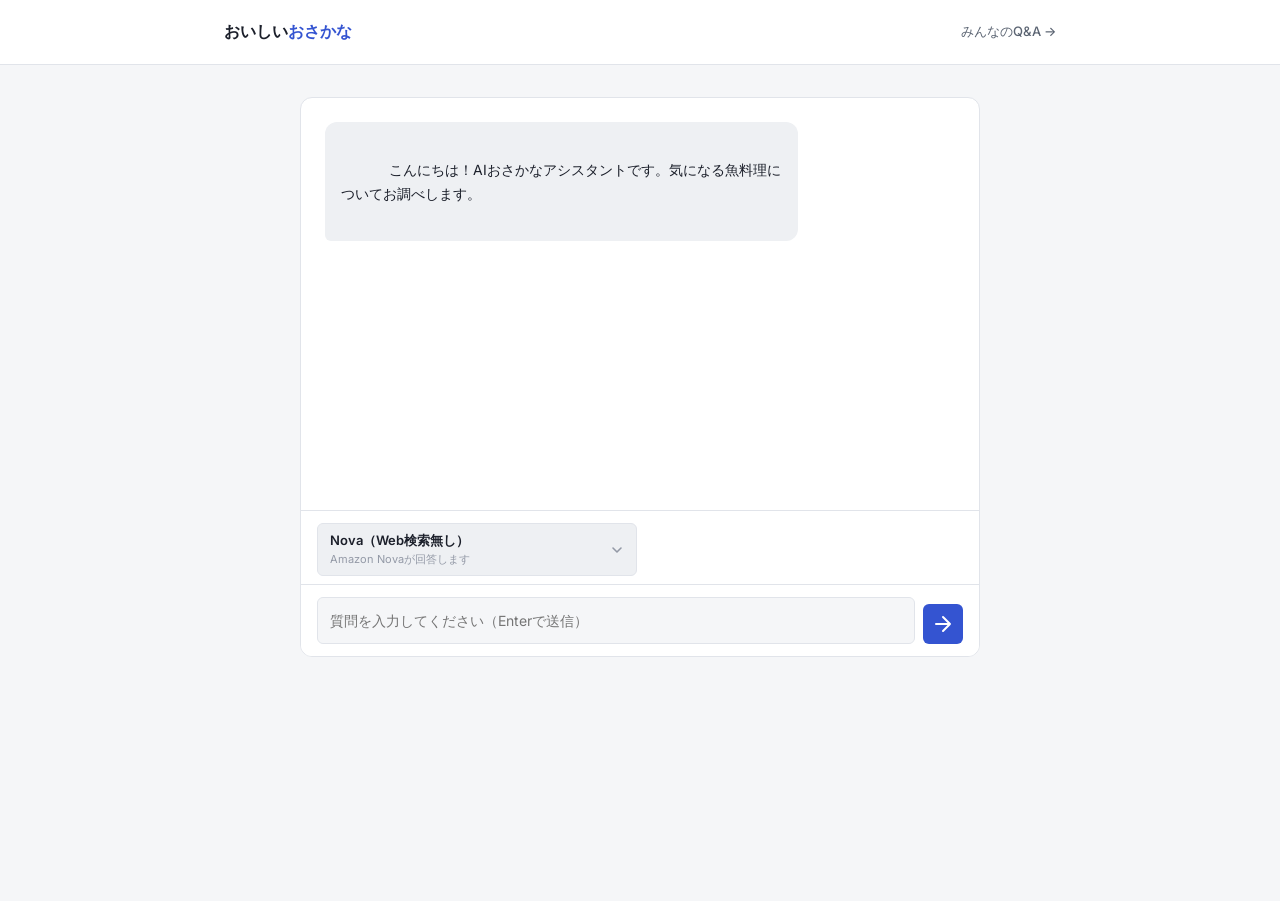
<file: index.html>
<!DOCTYPE html>
<html lang="ja">
<head>
  <meta charset="UTF-8" />
  <meta name="viewport" content="width=device-width, initial-scale=1.0" />
  <title>おいしいおさかな</title>
  <link rel="preconnect" href="https://fonts.googleapis.com" />
  <link rel="preconnect" href="https://fonts.gstatic.com" crossorigin />
  <link href="https://fonts.googleapis.com/css2?family=Space+Grotesk:wght@500;700&family=Inter:wght@400;500;600&family=IBM+Plex+Mono:wght@500&display=swap" rel="stylesheet" />
  <link rel="stylesheet" href="style.css" />
</head>
<body>
  <header class="topbar">
    <div class="page-shell topbar-inner">
      <a class="wordmark" href="index.html">おいしい<span>おさかな</span></a>
      <a class="topbar-link" href="board.html">みんなのQ&amp;A →</a>
    </div>
  </header>

  <main class="chat-shell">
    <div class="chat-card card">

      <!-- メッセージ一覧 -->
      <div class="message-list" id="message-list">
        <div class="bubble-wrap ai">
          <div class="bubble">
            こんにちは！AIおさかなアシスタントです。気になる魚料理についてお調べします。
          </div>
        </div>
      </div>

      <!-- AIが回答した後に表示するアクションボタン -->
      <div class="action-area" id="action-area" hidden>
        <p class="action-label">最後の質問と回答を掲示板で共有しますか？</p>
        <div class="action-buttons">
          <button class="btn btn-ghost" id="btn-resolved">やめておく</button>
          <button class="btn btn-primary" id="btn-share">共有する</button>
        </div>
      </div>

      <!-- POSTするためのフォーム -->
      <div class="share-panel" id="share-panel" hidden>
        <p class="action-label">掲示板に登録する情報を入力してください。</p>
        <form id="share-form" novalidate>
          <div class="share-fields">
            <div class="field">
              <label for="name">お名前</label>
              <input type="text" id="name" required />
            </div>
            <div class="field">
              <label for="email">メールアドレス</label>
              <input type="email" id="email" required />
            </div>
          </div>
          <p class="share-error" hidden>送信に失敗しました。時間をおいて再度お試しください。</p>
          <button type="submit" class="btn btn-primary">送信する</button>
        </form>
      </div>

      <!-- エンジンセレクター -->
      <div class="engine-selector-area">
        <div class="engine-dropdown" id="engine-dropdown">
          <button type="button" class="engine-dropdown-trigger" id="engine-dropdown-trigger" aria-haspopup="listbox" aria-expanded="false">
            <span class="engine-dropdown-current">
              <span class="engine-dropdown-label" id="engine-dropdown-label"></span>
              <span class="engine-dropdown-desc" id="engine-desc"></span>
            </span>
            <svg class="engine-dropdown-chevron" width="14" height="14" viewBox="0 0 14 14" fill="none">
              <path d="M3 5l4 4 4-4" stroke="currentColor" stroke-width="1.6" stroke-linecap="round" stroke-linejoin="round"/>
            </svg>
          </button>
          <ul class="engine-dropdown-list" id="engine-selector" role="listbox" hidden></ul>
        </div>
      </div>

      <!-- 入力エリア -->
      <div class="chat-input-area">
        <textarea id="chat-input" placeholder="質問を入力してください（Enterで送信）" rows="1"></textarea>
        <button class="btn btn-send" id="send-btn" aria-label="送信">
          <svg width="18" height="18" viewBox="0 0 18 18" fill="none">
            <path d="M2 9h14M9 2l7 7-7 7" stroke="currentColor" stroke-width="2" stroke-linecap="round" stroke-linejoin="round"/>
          </svg>
        </button>
      </div>

    </div>
  </main>

  <script src="engine-options.js"></script>
  <script src="chat-options.js"></script>
</body>
</html>
</file>
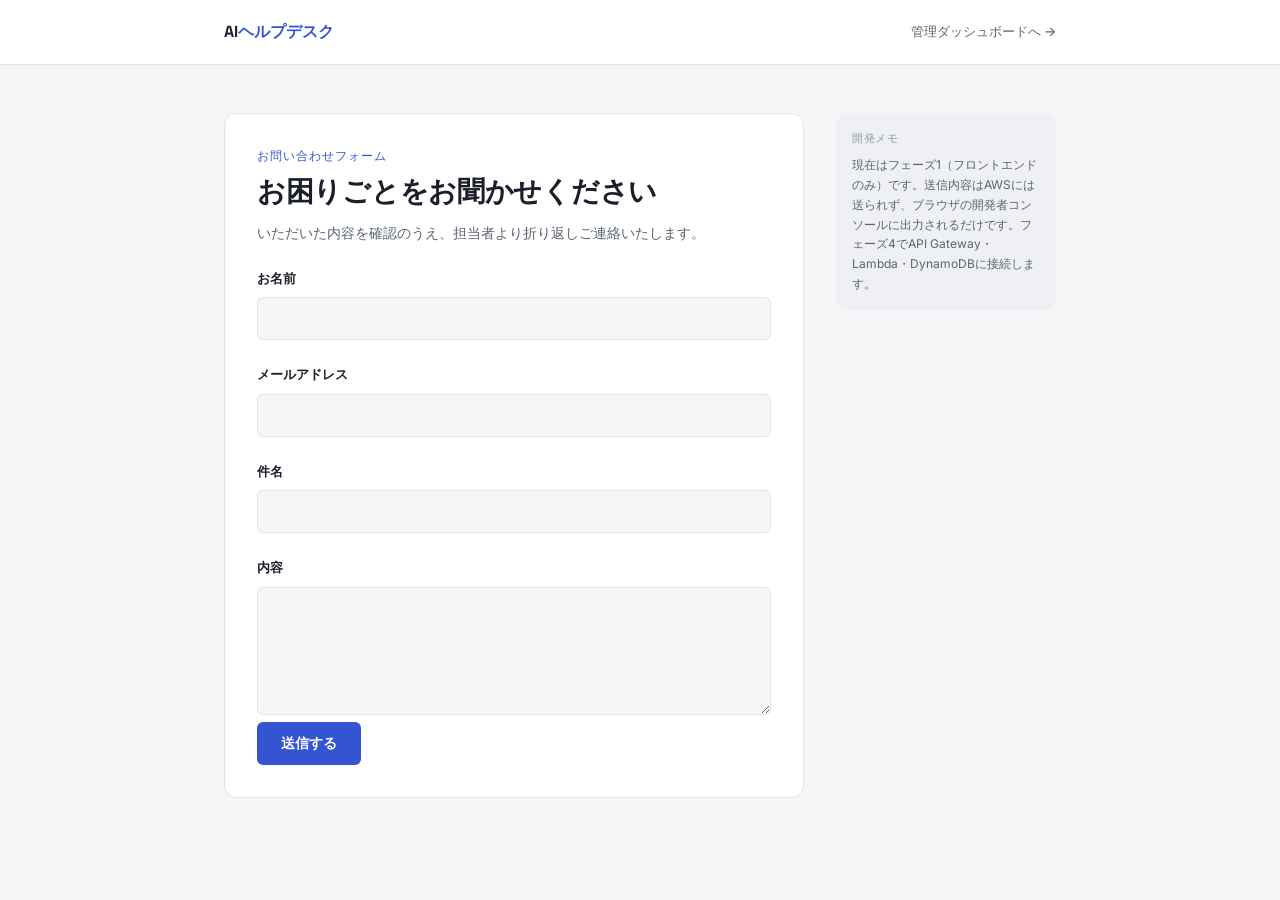
<file: Admin.html>
<!DOCTYPE html>
<html lang="ja">
<head>
  <meta charset="UTF-8" />
  <meta name="viewport" content="width=device-width, initial-scale=1.0" />
  <title>AIヘルプデスク｜お問い合わせ</title>
  <link rel="preconnect" href="https://fonts.googleapis.com" />
  <link rel="preconnect" href="https://fonts.gstatic.com" crossorigin />
  <link
    href="https://fonts.googleapis.com/css2?family=Space+Grotesk:wght@500;700&family=Inter:wght@400;500;600&family=IBM+Plex+Mono:wght@500&display=swap"
    rel="stylesheet"
  />
  <link rel="stylesheet" href="style.css" />
</head>
<body>
  <header class="topbar">
    <div class="page-shell topbar-inner">
      <a class="wordmark" href="index.html">AI<span>ヘルプデスク</span></a>
      <a class="topbar-link" href="admin.html">管理ダッシュボードへ →</a>
    </div>
  </header>

  <main class="page-shell form-layout">
    <section class="form-card card">
      <p class="eyebrow">お問い合わせフォーム</p>
      <h1>お困りごとをお聞かせください</h1>
      <p class="lead">
        いただいた内容を確認のうえ、担当者より折り返しご連絡いたします。
      </p>

      <form id="inquiry-form" novalidate>
        <div class="field">
          <label for="name">お名前</label>
          <input type="text" id="name" name="name" required />
        </div>
        <div class="field">
          <label for="email">メールアドレス</label>
          <input type="email" id="email" name="email" required />
        </div>
        <div class="field">
          <label for="subject">件名</label>
          <input type="text" id="subject" name="subject" required />
        </div>
        <div class="field">
          <label for="message">内容</label>
          <textarea id="message" name="message" rows="6" required></textarea>
        </div>
        <button type="submit" class="btn btn-primary">送信する</button>
      </form>

      <div id="confirm-message" class="confirm-message" hidden></div>
    </section>

    <aside class="form-note">
      <p class="note-label">開発メモ</p>
      <p>
        現在はフェーズ1（フロントエンドのみ）です。送信内容はAWSには送られず、ブラウザの開発者コンソールに出力されるだけです。フェーズ4でAPI
        Gateway・Lambda・DynamoDBに接続します。
      </p>
    </aside>
  </main>

  <script src="form.js"></script>
</body>
</html>
</file>
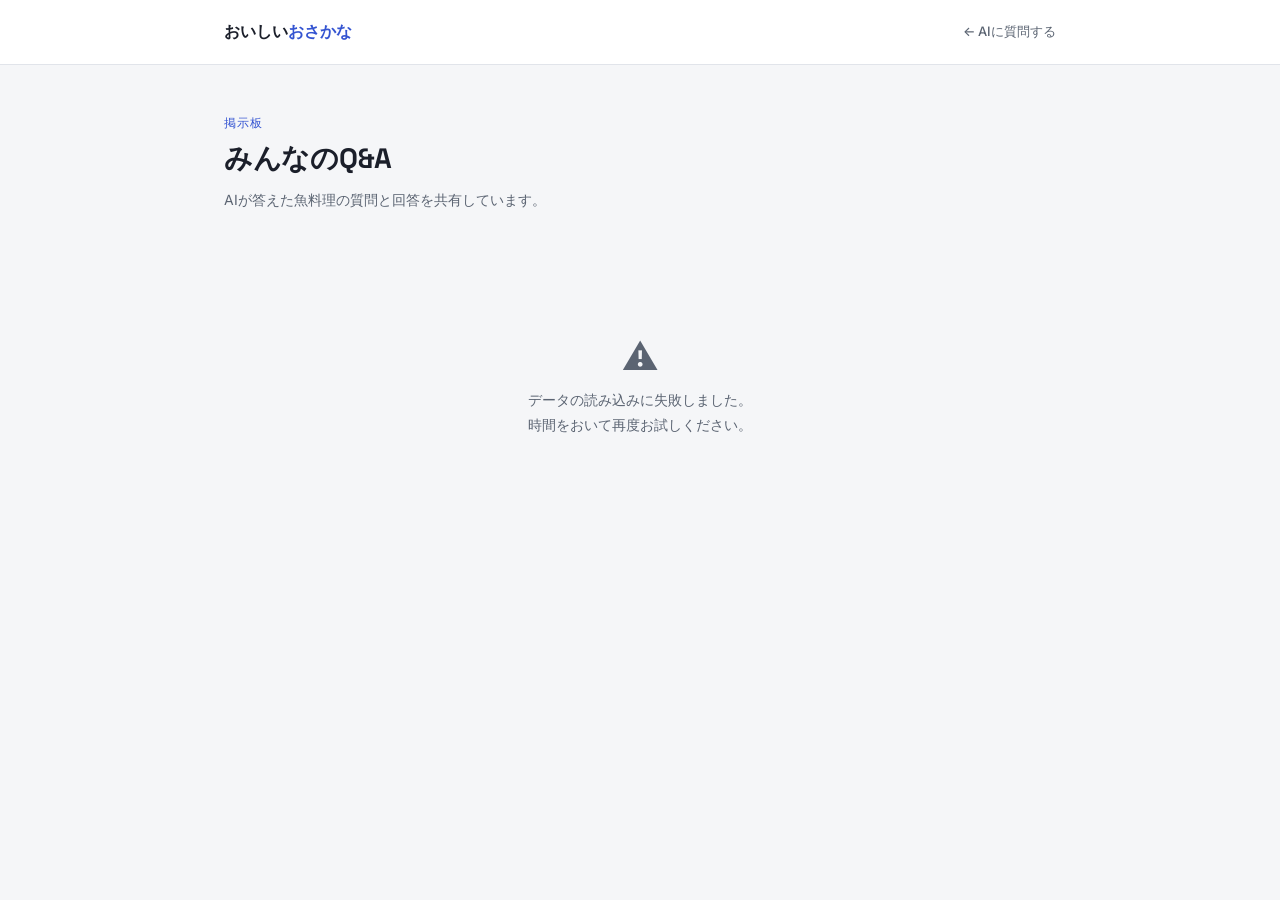
<file: board.html>
<!DOCTYPE html>
<html lang="ja">
<head>
  <meta charset="UTF-8" />
  <meta name="viewport" content="width=device-width, initial-scale=1.0" />
  <title>おいしいおさかな｜掲示板</title>
  <link rel="preconnect" href="https://fonts.googleapis.com" />
  <link rel="preconnect" href="https://fonts.gstatic.com" crossorigin />
  <link href="https://fonts.googleapis.com/css2?family=Space+Grotesk:wght@500;700&family=Inter:wght@400;500;600&family=IBM+Plex+Mono:wght@500&display=swap" rel="stylesheet" />
  <link rel="stylesheet" href="style.css" />
</head>
<body>
  <header class="topbar">
    <div class="page-shell topbar-inner">
      <a class="wordmark" href="index.html">おいしい<span>おさかな</span></a>
      <a class="topbar-link" href="index.html">← AIに質問する</a>
    </div>
  </header>

  <main class="page-shell board-layout">
    <div class="board-head">
      <p class="eyebrow">掲示板</p>
      <h1>みんなのQ&amp;A</h1>
      <p class="lead">AIが答えた魚料理の質問と回答を共有しています。</p>
    </div>

    <div class="board-meta">
      <span id="post-count" class="post-count" hidden></span>
    </div>

    <!-- 読み込み中 -->
    <div id="loading-state" class="board-state">
      <div class="loading-dots"><span></span><span></span><span></span></div>
      <p>読み込み中…</p>
    </div>

    <!-- 投稿なし -->
    <div id="empty-state" class="board-state" hidden>
      <p class="board-state-icon">🐟</p>
      <p>まだ投稿がありません。AIに質問して最初の投稿をしてみましょう！</p>
      <a class="btn btn-primary" href="index.html" style="margin-top:16px">AIに質問する</a>
    </div>

    <!-- エラー -->
    <div id="error-state" class="board-state" hidden>
      <p class="board-state-icon">⚠️</p>
      <p>データの読み込みに失敗しました。<br>時間をおいて再度お試しください。</p>
    </div>

    <!-- 投稿一覧 -->
    <div id="post-list" class="post-list"></div>
  </main>

  <script src="board.js"></script>
</body>
</html>
</file>
<file: style.css>
:root {
  --color-bg: #F5F6F8;
  --color-surface: #FFFFFF;
  --color-surface-muted: #EEF0F3;
  --color-border: #E1E4EA;

  --color-text-primary: #1B1F2A;
  --color-text-secondary: #5B6472;
  --color-text-tertiary: #9399A6;

  --color-accent: #3454D1;
  --color-accent-dark: #283F9E;
  --color-accent-bg: #EAEEFC;

  --priority-urgent: #C8394C;
  --priority-normal: #2E7D6B;
  --priority-low: #9399A6;

  --status-open-fg: #9A6300;
  --status-open-bg: #FBF1DF;
  --status-progress-fg: #28409E;
  --status-progress-bg: #EAEEFC;
  --status-resolved-fg: #1F6F53;
  --status-resolved-bg: #E5F4EE;

  --font-display: "Space Grotesk", sans-serif;
  --font-body: "Inter", sans-serif;
  --font-mono: "IBM Plex Mono", monospace;

  --radius-sm: 6px;
  --radius-md: 12px;

  --space-1: 4px;
  --space-2: 8px;
  --space-3: 12px;
  --space-4: 16px;
  --space-5: 24px;
  --space-6: 32px;
  --space-7: 48px;
  --space-8: 64px;
}

* { box-sizing: border-box; }

html, body {
  margin: 0;
  padding: 0;
}

body {
  background: var(--color-bg);
  color: var(--color-text-primary);
  font-family: var(--font-body);
  font-size: 15px;
  line-height: 1.65;
  -webkit-font-smoothing: antialiased;
}

h1, h2, h3 {
  font-family: var(--font-display);
  font-weight: 700;
  line-height: 1.25;
  margin: 0;
  letter-spacing: -0.01em;
}

h1 { font-size: 28px; }
h2 { font-size: 18px; }

p { margin: 0; }

a {
  color: var(--color-accent);
  text-decoration: none;
}
a:hover { text-decoration: underline; }

:focus-visible {
  outline: 2px solid var(--color-accent);
  outline-offset: 2px;
  border-radius: var(--radius-sm);
}

@media (prefers-reduced-motion: reduce) {
  * { transition: none !important; animation: none !important; }
}

.page-shell {
  max-width: 880px;
  margin: 0 auto;
  padding: 0 var(--space-5);
}

/* topbar */
.topbar {
  border-bottom: 1px solid var(--color-border);
  background: var(--color-surface);
}
.topbar-inner {
  display: flex;
  align-items: center;
  justify-content: space-between;
  height: 64px;
}
.wordmark {
  font-family: var(--font-display);
  font-weight: 700;
  font-size: 16px;
  color: var(--color-text-primary);
}
.wordmark span { color: var(--color-accent); }
.wordmark:hover { text-decoration: none; }
.topbar-link {
  font-size: 13px;
  font-weight: 500;
  color: var(--color-text-secondary);
}
.topbar-link:hover { color: var(--color-accent); }

/* card */
.card {
  background: var(--color-surface);
  border: 1px solid var(--color-border);
  border-radius: var(--radius-md);
}

/* eyebrow / lead */
.eyebrow {
  font-family: var(--font-mono);
  font-size: 12px;
  font-weight: 500;
  text-transform: uppercase;
  letter-spacing: 0.08em;
  color: var(--color-accent);
  margin-bottom: var(--space-2);
}
.lead {
  color: var(--color-text-secondary);
  margin-top: var(--space-3);
  font-size: 14px;
}

/* --- form page --- */
.form-layout {
  display: grid;
  grid-template-columns: 1fr 220px;
  gap: var(--space-6);
  padding-top: var(--space-7);
  padding-bottom: var(--space-8);
  align-items: start;
}
.form-card { padding: var(--space-6); }

.field { margin-top: var(--space-5); }
.field label {
  display: block;
  font-size: 13px;
  font-weight: 600;
  margin-bottom: var(--space-2);
}
.field input,
.field textarea {
  width: 100%;
  font-family: var(--font-body);
  font-size: 14px;
  color: var(--color-text-primary);
  background: var(--color-bg);
  border: 1px solid var(--color-border);
  border-radius: var(--radius-sm);
  padding: var(--space-3);
  resize: vertical;
}
.field input:focus,
.field textarea:focus {
  background: var(--color-surface);
  border-color: var(--color-accent);
}

.btn {
  display: inline-flex;
  align-items: center;
  justify-content: center;
  font-family: var(--font-body);
  font-size: 14px;
  font-weight: 600;
  border: none;
  border-radius: var(--radius-sm);
  padding: var(--space-3) var(--space-5);
  cursor: pointer;
}
.btn-primary {
  background: var(--color-accent);
  color: #fff;
  /* margin-top: var(--space-6); */
}
.btn-primary:hover { background: var(--color-accent-dark); }

.confirm-message {
  margin-top: var(--space-5);
  padding: var(--space-4);
  background: var(--status-resolved-bg);
  color: var(--status-resolved-fg);
  border-radius: var(--radius-sm);
  font-size: 13px;
  font-weight: 500;
}
.confirm-message.is-error {
  background: #FBEAEC;
  color: var(--priority-urgent);
}

.form-note {
  background: var(--color-surface-muted);
  border-radius: var(--radius-md);
  padding: var(--space-4);
  font-size: 12px;
  color: var(--color-text-secondary);
}
.note-label {
  font-family: var(--font-mono);
  font-size: 11px;
  font-weight: 500;
  text-transform: uppercase;
  letter-spacing: 0.06em;
  color: var(--color-text-tertiary);
  margin-bottom: var(--space-2);
}

/* --- dashboard page --- */
.dash-layout {
  padding-top: var(--space-7);
  padding-bottom: var(--space-8);
}
.dash-head { margin-bottom: var(--space-6); }

.stats-grid {
  display: grid;
  grid-template-columns: repeat(3, 1fr);
  gap: var(--space-4);
  margin-bottom: var(--space-5);
}
.stat-card {
  background: var(--color-surface);
  border: 1px solid var(--color-border);
  border-radius: var(--radius-md);
  padding: var(--space-4);
}
.stat-count {
  font-family: var(--font-display);
  font-size: 32px;
  font-weight: 700;
}
.stat-label {
  font-size: 12px;
  color: var(--color-text-secondary);
  margin-top: var(--space-1);
}

.dash-panel { padding: var(--space-5); }

.filter-bar {
  display: flex;
  gap: var(--space-2);
  margin-bottom: var(--space-5);
}
.filter-btn {
  font-family: var(--font-body);
  font-size: 13px;
  font-weight: 500;
  color: var(--color-text-secondary);
  background: var(--color-surface-muted);
  border: 1px solid transparent;
  border-radius: 999px;
  padding: var(--space-2) var(--space-4);
  cursor: pointer;
}
.filter-btn.is-active {
  background: var(--color-accent-bg);
  color: var(--color-accent-dark);
  border-color: var(--color-accent);
}

.ticket-list {
  display: flex;
  flex-direction: column;
  gap: var(--space-2);
}
.ticket-row {
  display: grid;
  grid-template-columns: 4px 1fr auto auto;
  align-items: center;
  gap: var(--space-4);
  padding: var(--space-3) var(--space-4);
  border: 1px solid var(--color-border);
  border-radius: var(--radius-sm);
}
.priority-bar {
  align-self: stretch;
  border-radius: 999px;
  background: var(--priority-low);
}
.priority-bar.urgent { background: var(--priority-urgent); }
.priority-bar.normal { background: var(--priority-normal); }
.priority-bar.low { background: var(--priority-low); }

.ticket-main .ticket-subject {
  font-size: 14px;
  font-weight: 600;
}
.ticket-main .ticket-meta {
  font-size: 12px;
  color: var(--color-text-secondary);
  margin-top: var(--space-1);
}

.ticket-time {
  font-family: var(--font-mono);
  font-size: 12px;
  color: var(--color-text-tertiary);
  white-space: nowrap;
}

.badge {
  font-family: var(--font-body);
  font-size: 12px;
  font-weight: 600;
  padding: var(--space-1) var(--space-3);
  border-radius: 999px;
  white-space: nowrap;
}
.badge.open { background: var(--status-open-bg); color: var(--status-open-fg); }
.badge.in_progress { background: var(--status-progress-bg); color: var(--status-progress-fg); }
.badge.resolved { background: var(--status-resolved-bg); color: var(--status-resolved-fg); }

.empty-state {
  text-align: center;
  padding: var(--space-7) var(--space-4);
  color: var(--color-text-tertiary);
  font-size: 13px;
}

@media (max-width: 720px) {
  .form-layout { grid-template-columns: 1fr; }
  .stats-grid { grid-template-columns: 1fr; }
  .ticket-row {
    grid-template-columns: 4px 1fr;
    grid-template-areas: "bar main" "bar time" "bar badge";
  }
  .ticket-time, .badge { justify-self: start; }
}

/* ======================
   チャット UI
   ====================== */

.chat-shell {
  display: flex;
  justify-content: center;
  align-items: flex-start;
  min-height: calc(100vh - 64px);
  padding: var(--space-6) var(--space-5);
}

.chat-card {
  width: 100%;
  max-width: 680px;
  display: flex;
  flex-direction: column;
  min-height: 560px;
  max-height: calc(100vh - 140px);
  overflow: hidden;
}

/* メッセージリスト */
.message-list {
  flex: 1;
  overflow-y: auto;
  padding: var(--space-5);
  display: flex;
  flex-direction: column;
  gap: var(--space-4);
  scroll-behavior: smooth;
}

.bubble-wrap {
  display: flex;
}
.bubble-wrap.user { justify-content: flex-end; }
.bubble-wrap.ai   { justify-content: flex-start; }

.bubble {
  max-width: 75%;
  padding: var(--space-3) var(--space-4);
  border-radius: var(--radius-md);
  font-size: 14px;
  line-height: 1.7;
  white-space: pre-wrap;
  overflow-wrap: break-word;
}
.bubble-wrap.user .bubble {
  background: var(--color-accent);
  color: #fff;
  border-bottom-right-radius: var(--radius-sm);
}
.bubble-wrap.ai .bubble {
  background: var(--color-surface-muted);
  color: var(--color-text-primary);
  border-bottom-left-radius: var(--radius-sm);
}

/* タイピングインジケーター */
.typing-indicator {
  display: flex;
  align-items: center;
  gap: 5px;
  padding: var(--space-3) var(--space-4);
}
.typing-indicator span {
  display: block;
  width: 7px;
  height: 7px;
  border-radius: 50%;
  background: var(--color-text-tertiary);
  animation: bounce 1.2s infinite;
}
.typing-indicator span:nth-child(2) { animation-delay: 0.2s; }
.typing-indicator span:nth-child(3) { animation-delay: 0.4s; }
@keyframes bounce {
  0%, 80%, 100% { transform: translateY(0); }
  40%           { transform: translateY(-6px); }
}

/* アクションエリア */
.action-area,
.share-panel {
  border-top: 1px solid var(--color-border);
  padding: var(--space-4) var(--space-5);
  background: var(--color-surface);
}
.action-label {
  font-size: 13px;
  color: var(--color-text-secondary);
  margin-bottom: var(--space-3);
}
.action-buttons {
  display: flex;
  gap: var(--space-2);
  flex-wrap: wrap;
}

/* エスカレーションフォーム */
.share-fields {
  display: grid;
  grid-template-columns: 1fr 1fr;
  gap: var(--space-3);
}
.share-error {
  font-size: 13px;
  color: var(--priority-urgent);
  margin: var(--space-2) 0 0;
}
.share-panel .btn { margin-top: var(--space-4); }

/* ゴーストボタン */
.btn-ghost {
  background: var(--color-surface-muted);
  color: var(--color-text-secondary);
  border: 1px solid var(--color-border);
}
.btn-ghost:hover {
  background: var(--color-border);
  color: var(--color-text-primary);
}

/* 入力エリア */
.chat-input-area {
  display: flex;
  align-items: flex-end;
  gap: var(--space-2);
  padding: var(--space-3) var(--space-4);
  border-top: 1px solid var(--color-border);
  background: var(--color-surface);
}
#chat-input {
  flex: 1;
  font-family: var(--font-body);
  font-size: 14px;
  color: var(--color-text-primary);
  background: var(--color-bg);
  border: 1px solid var(--color-border);
  border-radius: var(--radius-sm);
  padding: var(--space-3);
  resize: none;
  line-height: 1.5;
  field-sizing: content; /* 自動高さ調整(対応ブラウザのみ) */
  max-height: 140px;
  overflow-y: auto;
}
#chat-input:focus { border-color: var(--color-accent); background: var(--color-surface); }

.btn-send {
  flex-shrink: 0;
  width: 40px;
  height: 40px;
  padding: 0;
  background: var(--color-accent);
  color: #fff;
  border-radius: var(--radius-sm);
}
.btn-send:hover { background: var(--color-accent-dark); }
.btn-send:disabled { opacity: 0.5; cursor: not-allowed; }

@media (max-width: 600px) {
  .share-fields { grid-template-columns: 1fr; }
  .bubble { max-width: 88%; }
}

/* ======================
   掲示板
   ====================== */

.board-layout {
  padding-top: var(--space-7);
  padding-bottom: var(--space-8);
}

.board-head {
  margin-bottom: var(--space-5);
}

.board-meta {
  margin-bottom: var(--space-4);
  min-height: 24px;
}

.post-count {
  font-family: var(--font-mono);
  font-size: 12px;
  color: var(--color-text-tertiary);
}

/* 状態表示（ローディング・空・エラー） */
.board-state {
  text-align: center;
  padding: var(--space-8) var(--space-5);
  color: var(--color-text-secondary);
  font-size: 14px;
  line-height: 1.8;
}

.board-state-icon {
  font-size: 36px;
  margin-bottom: var(--space-3);
  line-height: 1;
}

.loading-dots {
  display: flex;
  justify-content: center;
  gap: 6px;
  margin-bottom: var(--space-3);
}
.loading-dots span {
  display: block;
  width: 8px;
  height: 8px;
  border-radius: 50%;
  background: var(--color-text-tertiary);
  animation: bounce 1.2s infinite;
}
.loading-dots span:nth-child(2) { animation-delay: 0.2s; }
.loading-dots span:nth-child(3) { animation-delay: 0.4s; }

/* 投稿一覧 */
.post-list {
  display: flex;
  flex-direction: column;
  gap: var(--space-4);
}

.post-card {
  padding: var(--space-5);
  display: flex;
  flex-direction: column;
  gap: var(--space-4);
}

.post-label {
  display: inline-block;
  font-family: var(--font-mono);
  font-size: 11px;
  font-weight: 500;
  text-transform: uppercase;
  letter-spacing: 0.06em;
  color: var(--color-text-tertiary);
  margin-bottom: var(--space-2);
}
.post-label.reply {
  color: var(--color-accent);
}

.post-question p,
.post-reply p {
  font-size: 14px;
  line-height: 1.75;
  color: var(--color-text-primary);
  white-space: pre-wrap;
  overflow-wrap: break-word;
}

.post-question {
  padding-bottom: var(--space-4);
  border-bottom: 1px solid var(--color-border);
}

.post-reply {
  background: var(--color-accent-bg);
  border-radius: var(--radius-sm);
  padding: var(--space-4);
}
.post-reply .post-label.reply {
  display: block;
}

.post-footer {
  display: flex;
  align-items: center;
  justify-content: space-between;
  font-size: 12px;
  color: var(--color-text-tertiary);
  padding-top: var(--space-3);
  border-top: 1px solid var(--color-border);
}

.post-author {
  font-weight: 600;
  color: var(--color-text-secondary);
}

.post-date {
  font-family: var(--font-mono);
}

@media (max-width: 600px) {
  .post-footer {
    flex-direction: column;
    align-items: flex-start;
    gap: var(--space-1);
  }
}
/* ======================
   エンジンセレクター
   ====================== */

.engine-selector-area {
  border-top: 1px solid var(--color-border);
  padding: var(--space-3) var(--space-4) var(--space-2);
  background: var(--color-surface);
}

/* ドロップダウン全体のラッパー（相対配置の基準） */
.engine-dropdown {
  position: relative;
  width: 100%;
  max-width: 320px;
}

/* 現在の選択を表示するトリガーボタン */
.engine-dropdown-trigger {
  display: flex;
  align-items: center;
  justify-content: space-between;
  gap: var(--space-3);
  width: 100%;
  background: var(--color-surface-muted);
  border: 1px solid var(--color-border);
  border-radius: var(--radius-sm);
  padding: var(--space-2) var(--space-3);
  cursor: pointer;
  text-align: left;
  font-family: var(--font-body);
}

.engine-dropdown-trigger:hover {
  background: var(--color-border);
}

.engine-dropdown.is-open .engine-dropdown-trigger {
  border-color: var(--color-accent);
  background: var(--color-surface);
}

.engine-dropdown-current {
  display: flex;
  flex-direction: column;
  gap: 2px;
  min-width: 0;
}

.engine-dropdown-label {
  font-size: 13px;
  font-weight: 600;
  color: var(--color-text-primary);
}

.engine-dropdown-desc {
  font-size: 11px;
  color: var(--color-text-tertiary);
  white-space: nowrap;
  overflow: hidden;
  text-overflow: ellipsis;
}

.engine-dropdown-chevron {
  flex-shrink: 0;
  color: var(--color-text-tertiary);
  transition: transform 0.15s;
}
.engine-dropdown.is-open .engine-dropdown-chevron {
  transform: rotate(180deg);
  color: var(--color-accent);
}

/* 選択肢リスト：上方向に展開し、必要ならスクロール */
.engine-dropdown-list {
  position: absolute;
  bottom: calc(100% + 6px);
  left: 0;
  right: 0;
  margin: 0;
  padding: 4px;
  list-style: none;
  background: var(--color-surface);
  border: 1px solid var(--color-border);
  border-radius: var(--radius-sm);
  box-shadow: 0 8px 24px rgba(0, 0, 0, 0.12);
  max-height: 240px;
  overflow-y: auto;
  z-index: 20;
}

.engine-option {
  display: flex;
  flex-direction: column;
  gap: 2px;
  padding: var(--space-2) var(--space-3);
  border-radius: calc(var(--radius-sm) - 2px);
  cursor: pointer;
}

.engine-option:hover {
  background: var(--color-surface-muted);
}

.engine-option.is-selected {
  background: var(--color-accent-bg);
}

.engine-option-label {
  font-size: 13px;
  font-weight: 600;
  color: var(--color-text-primary);
}
.engine-option.is-selected .engine-option-label {
  color: var(--color-accent-dark);
}

.engine-option-desc {
  font-size: 12px;
  color: var(--color-text-secondary);
  line-height: 1.4;
}

@media (max-width: 600px) {
  .engine-dropdown {
    max-width: none;
  }
}
</file>
